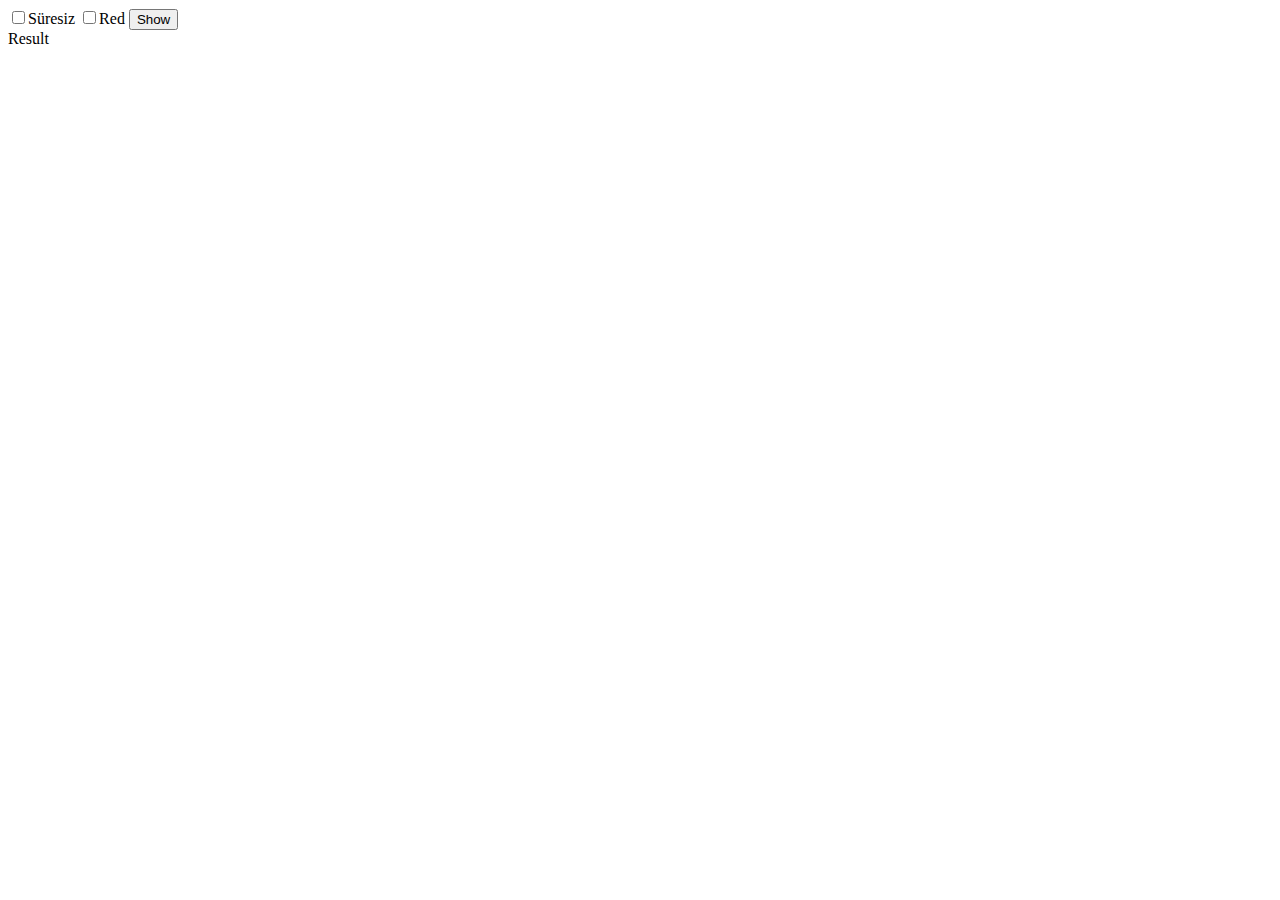
<file: kırmızı kenarlık/index.html>
<!DOCTYPE html>
<html lang="en">
  <head>
    <meta charset="UTF-8" />
    <meta name="viewport" content="width=device-width, initial-scale=1.0" />
    <meta http-equiv="X-UA-Compatible" content="ie=edge" />
    <link rel="stylesheet" href="style.css" />
    <title>Document</title>
    
  </head>
  <body>
    <div class="checkbox">
      <label><input type="checkbox" value="süresiz" id="süresiz"/>Süresiz</label>
      <label><input type="checkbox" value="red"  id="red"/>Red</label>
      <button>Show</button>
      <div class="result">Result</div>
    </div>

    <script>
      let btnShow = document.querySelector("button");
      let suresizCheck = document.getElementById("süresiz");
      let redCheck = document.getElementById("red");

      btnShow.addEventListener("click", () => {
        if(redCheck.checked) {
            document.querySelector('.result').classList.add('border-red');
        }
        });

    </script>
  </body>
</html>
</file>
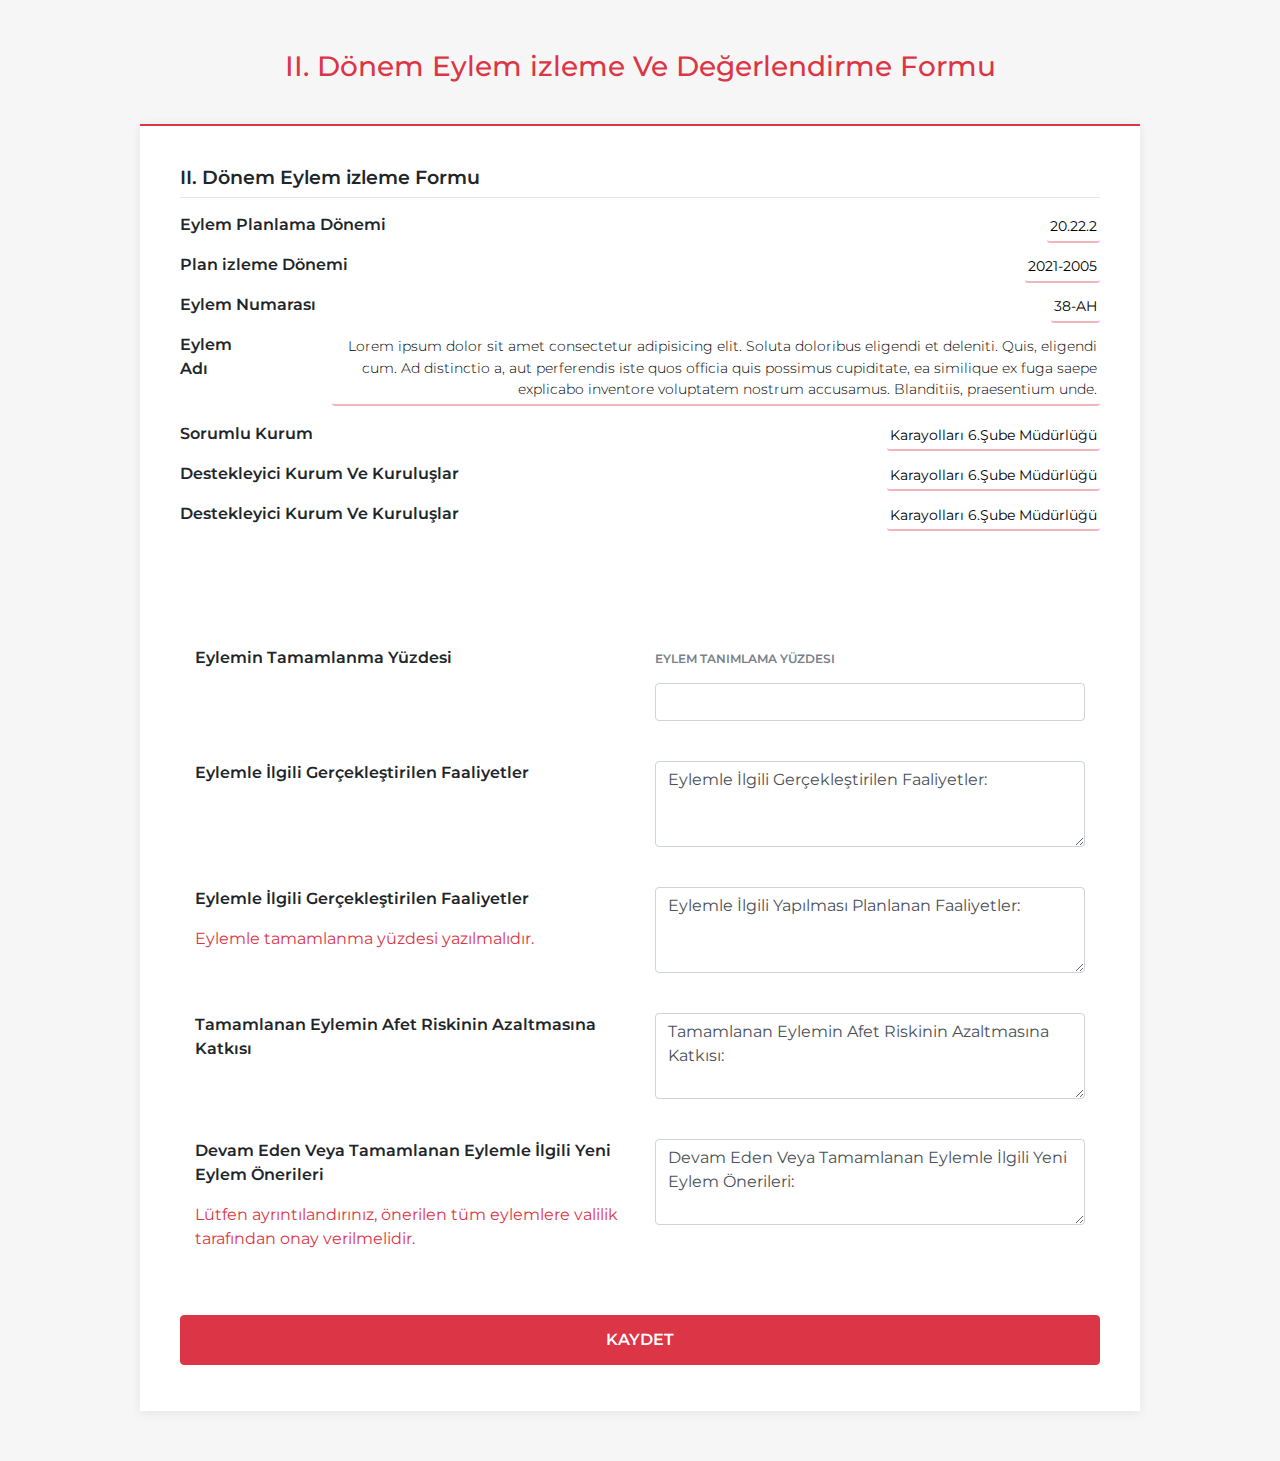
<file: form/form.html>
<!DOCTYPE html>
<html>
<head>
  <title>form</title>
  <meta charset="utf-8">
  <meta name="viewport" content="width=device-width, initial-scale=1">
  <link rel="stylesheet" href="https://maxcdn.bootstrapcdn.com/bootstrap/4.0.0/css/bootstrap.min.css">
  <link href="https://fonts.googleapis.com/css?family=Montserrat" rel="stylesheet">
  <link rel="stylesheet" href="/form/style.css">
</head>
<body>
  <main class="page payment-page">
    <section class="payment-form dark">
      <div class="container">
        <div class="block-heading">
          <h3>II. Dönem Eylem izleme Ve Değerlendirme Formu</h3>
        </div>
        <form>
          <div class="products">
            <h3 class="title" >II. Dönem Eylem izleme Formu</h3>
            <div class="item">
              <span class="span-info">20.22.2</span>
              <p class="item-name">Eylem Planlama Dönemi</p>
            </div>
            <div class="item">
              <span class="span-info">2021-2005</span>
              <p class="item-name">Plan izleme Dönemi</p>
            </div>
            <div class="item">
                <span class="span-info" >38-AH</span>
                <p class="item-name">Eylem Numarası</p>
            </div>
            <div class="item d-flex">
                <p class="item-name">Eylem Adı</p>
                <span class="long-text span-info" >Lorem ipsum dolor sit amet consectetur adipisicing elit. Soluta doloribus eligendi et deleniti. Quis, eligendi cum. Ad distinctio a, aut perferendis iste quos officia quis possimus cupiditate, ea similique ex fuga saepe explicabo inventore voluptatem nostrum accusamus. Blanditiis, praesentium unde.</span>
            </div>
            <div class="item">
                <span class="span-info" >Karayolları 6.Şube Müdürlüğü</span>
                <p class="item-name">Sorumlu Kurum</p>
            </div>
            <div class="item">
                <span class="span-info" >Karayolları 6.Şube Müdürlüğü</span>
                <p class="item-name">Destekleyici Kurum Ve Kuruluşlar</p>
            </div>
        
            <div class="col-sm-12 d-flex mt-4 marginleft">
                <div class="col-sm-6 marginleft">
                    <p class="item-name">Destekleyici Kurum Ve Kuruluşlar</p>
                </div>
                <div class="col-sm-6 marginleft">
                    <span class="span-info">Karayolları 6.Şube Müdürlüğü</span>
                </div>
              </div>
                  
            
          </div>
          <div class="card-details">
            <div class="row">
              <div class="form-group col-sm-12 d-flex mt-4">
                <div class="item col-sm-6">
                    <p class="item-name1">Eylemin Tamamlanma Yüzdesi</p>
                </div>
                <div class="col-sm-6">
                    <label for="card-holder">Eylem Tanımlama Yüzdesi</label>
                <input id="card-holder" type="text" class="form-control" placeholder="" aria-label="Card Holder" aria-describedby="basic-addon1">
                </div>
              </div>

              <div class="form-group col-sm-12 d-flex mt-4">
                <div class="item col-sm-6">
                    <p class="item-name1">Eylemle İlgili Gerçekleştirilen Faaliyetler</p>
                </div>
                <div class="col-sm-6">
                    <textarea class="form-control" id="exampleFormControlTextarea1" rows="3">Eylemle İlgili Gerçekleştirilen Faaliyetler: </textarea>
                </div>
              </div>

              <div class="form-group col-sm-12 d-flex mt-4">
                <div class="item col-sm-6">
                    <p class="item-name1">Eylemle İlgili Gerçekleştirilen Faaliyetler</p>
                    <p class="item-name2">Eylemle tamamlanma yüzdesi yazılmalıdır.</p>
                </div>
                <div class="col-sm-6">
                    <textarea class="form-control" id="exampleFormControlTextarea1" rows="3">Eylemle İlgili Yapılması Planlanan Faaliyetler: </textarea>
                </div>
              </div>

              <div class="form-group col-sm-12 d-flex mt-4">
                <div class="item col-sm-6">
                    <p class="item-name1">Tamamlanan Eylemin Afet Riskinin Azaltmasına Katkısı</p>
                </div>
                <div class="col-sm-6">
                    <textarea class="form-control" id="exampleFormControlTextarea1" rows="3">Tamamlanan Eylemin Afet Riskinin Azaltmasına Katkısı: </textarea>
                </div>
              </div>

              <div class="form-group col-sm-12 d-flex mt-4">
                <div class="item col-sm-6">
                    <p class="item-name1">Devam Eden Veya Tamamlanan Eylemle İlgili Yeni Eylem Önerileri</p>
                    <p class="item-name2">Lütfen ayrıntılandırınız, önerilen tüm eylemlere valilik tarafından onay verilmelidir.</p>
                </div>
                <div class="col-sm-6">
                    <textarea class="form-control" id="exampleFormControlTextarea1" rows="3">Devam Eden Veya Tamamlanan Eylemle İlgili Yeni Eylem Önerileri: </textarea>
                </div>
              </div>

             
              <div class="form-group col-sm-12">
                <button type="button" class="btn btn-danger btn-block">KAYDET</button>
              </div>
            </div>
          </div>
        </form>
      </div>
    </section>
  </main>
</body>
<script src="https://code.jquery.com/jquery-3.2.1.min.js"></script>
<script src="https://maxcdn.bootstrapcdn.com/bootstrap/4.0.0/js/bootstrap.min.js"></script>
</body>
</html>
</file>
<file: kırmızı kenarlık/style.css>
.border-red {
    padding: 10px;
    border-left: 2px solid red;
}
</file>
<file: form/style.css>
.payment-form{
	padding-bottom: 50px;
	font-family: 'Montserrat', sans-serif;
}

.payment-form.dark{
	background-color: #f6f6f6;
}

.payment-form .content{
	box-shadow: 0px 2px 10px rgba(0, 0, 0, 0.075);
	background-color: white;
}

.payment-form .block-heading{
    padding-top: 50px;
    margin-bottom: 40px;
    text-align: center;
}

.payment-form .block-heading p{
	text-align: center;
	max-width: 420px;
	margin: auto;
	opacity:0.7;
}

.payment-form.dark .block-heading p{
	opacity:0.8;
}

.payment-form .block-heading h1,
.payment-form .block-heading h2,
.payment-form .block-heading h3 {
	margin-bottom:1.2rem;
	color: #dc3545;
}

.payment-form form{
	border-top: 2px solid #dc3545;
	box-shadow: 0px 2px 10px rgba(0, 0, 0, 0.075);
	background-color: #ffffff;
	padding: 0;
	max-width: 1000px;
	margin: auto;
}

.item-name1 {
    font-weight:600!important;
	font-size: 1em!important;
}

.item-name2 {
    font-weight:400!important;
	font-size: 1em!important;
    color: #dc3545;
}
.payment-form .title{
	font-size: 1em;
	border-bottom: 1px solid rgba(0,0,0,0.1);
	margin-bottom: 0.8em;
	font-weight: 600;
	padding-bottom: 8px;
}

.payment-form .products{
	background-color: #ffffff;
    padding: 25px;
}

.payment-form .products .item{
	margin-bottom:1em;
}

.marginleft {
    margin: 0!important;
    padding: 0!important;
}

.payment-form .products .item-name{
	font-weight:600;
	font-size: 0.9em;
}

.payment-form .products .item-description{
	font-size:0.8em;
	opacity:0.6;
}

.payment-form .products .item p{
	margin-bottom:0.2em;
}

.long-text {
    font-size: 0.9em;
    margin-left: 100px;
    border-radius: 3px; 
    font-weight: 300 !important;
    text-align:right;
}
.plus {
    border-right:2px solid #dc35465d;
    border-left:2px solid #dc35465d;
}

.payment-form .products .span-info{
	float: right;
	font-weight: 400;
	font-size: 0.9em;
    color: black;
    border-radius: 3px;
    padding: 3px;
    border-bottom: 2px solid #dc35465d;
}

.payment-form .products .total{
	border-top: 1px solid rgba(0, 0, 0, 0.1);
	margin-top: 10px;
	padding-top: 19px;
	font-weight: 600;
	line-height: 1;
}

.payment-form .card-details{
	padding: 25px 25px 15px;
}

.payment-form .card-details label{
	font-size: 12px;
	font-weight: 600;
	margin-bottom: 15px;
	color: #79818a;
	text-transform: uppercase;
}

.payment-form .card-details button{
	margin-top: 0.6em;
	padding:12px 0;
	font-weight: 600;
}

.payment-form .date-separator{
 	margin-left: 10px;
    margin-right: 10px;
    margin-top: 5px;
}

@media (min-width: 576px) {
	.payment-form .title {
		font-size: 1.2em; 
	}

	.payment-form .products {
		padding: 40px; 
  	}

	.payment-form .products .item-name {
		font-size: 1em; 
	}

	.payment-form .products .price {
    	font-size: 1em; 
	}

  	.payment-form .card-details {
    	padding: 40px 40px 30px; 
    }

  	.payment-form .card-details button {
    	margin-top: 2em; 
    } 
}
</file>
